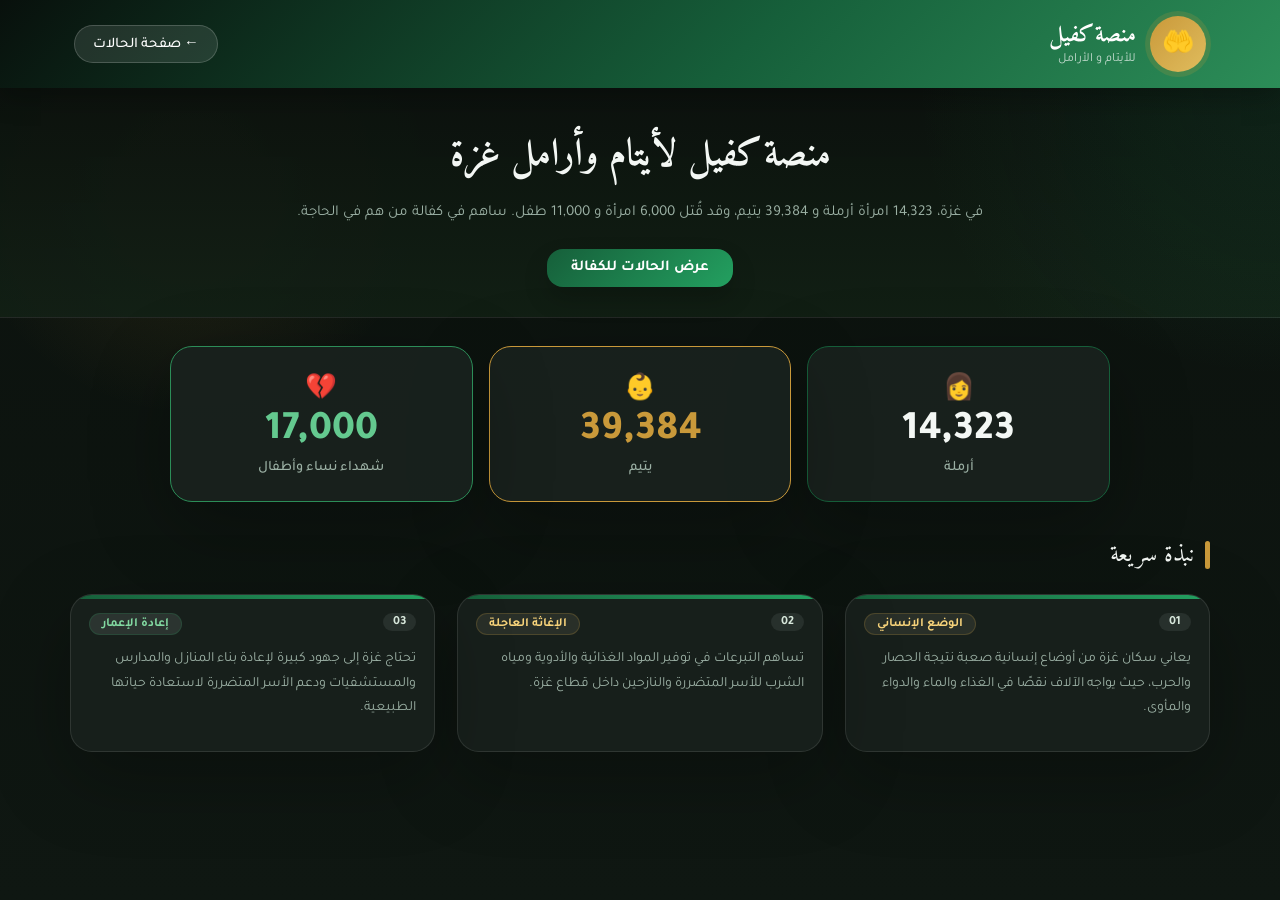
<file: index.html>
<!DOCTYPE html>
<html lang="ar" dir="rtl">
<head>
  <meta charset="UTF-8" />
  <meta name="viewport" content="width=device-width, initial-scale=1.0" />
  <title>منصة كفيل - الصفحة الرئيسية</title>
  <link href="https://fonts.googleapis.com/css2?family=Amiri:wght@400;700&family=Tajawal:wght@300;400;500;700;800&display=swap" rel="stylesheet" />
  <link rel="stylesheet" href="assets/css/home.css" />
</head>
<body>
  <header>
    <div class="header-inner">
      <div class="logo-area">
        <div class="logo-icon">🤲</div>
        <div class="logo-text">
          <h1>منصة كفيل</h1>
          <p>للأيتام و الأرامل</p>
        </div>
      </div>
      <a href="kafil.html" class="nav-home">
        ← صفحة الحالات
      </a>
    </div>
  </header>

  <div class="hero home-hero">
    <h2>منصة كفيل لأيتام وأرامل غزة</h2>
    <p>
      في غزة، 14,323 امرأة أرملة و 39,384 يتيم، وقد قُتل 6,000 امرأة و 11,000 طفل. ساهم في كفالة من هم في الحاجة.
    </p>
    <div class="hero-actions">
      <a class="whatsapp-btn home-primary" href="kafil.html">عرض الحالات للكفالة</a>
    </div>
  </div>

  <div class="stats-bar home-stats">
    <div class="stat-card total">
      <div class="stat-icon">👩</div>
      <div class="stat-number">14,323</div>
      <div class="stat-label">أرملة</div>
    </div>
    <div class="stat-card waiting">
      <div class="stat-icon">👶</div>
      <div class="stat-number">39,384</div>
      <div class="stat-label">يتيم</div>
    </div>
    <div class="stat-card done">
      <div class="stat-icon">💔</div>
      <div class="stat-number">17,000</div>
      <div class="stat-label">شهداء نساء وأطفال</div>
    </div>
  </div>

  <div class="main">
    <div class="section-title">نبذة سريعة</div>

    <div class="cards-grid intro-grid">
      <article class="case-card intro-card">
        <div class="card-header">
          <span class="card-id">01</span>
          <span class="card-status waiting">الوضع الإنساني</span>
        </div>
        <div class="card-body">
    
          <div class="card-desc">يعاني سكان غزة من أوضاع إنسانية صعبة نتيجة الحصار والحرب، حيث يواجه الآلاف نقصًا في الغذاء والماء والدواء والمأوى.</div>
        
        </div>
      </article>

      <article class="case-card intro-card">
        <div class="card-header">
          <span class="card-id">02</span>
           <span class="card-status waiting">الإغاثة العاجلة </span>
        </div>
        <div class="card-body">

          <div class="card-desc">تساهم التبرعات في توفير المواد الغذائية والأدوية ومياه الشرب للأسر المتضررة والنازحين داخل قطاع غزة.</div>
        
        </div>
      </article>

      <article class="case-card intro-card">
        <div class="card-header">
          <span class="card-id">03</span>
          <span class="card-status done">إعادة الإعمار</span>
        </div>
        <div class="card-body">
      
          <div class="card-desc">  تحتاج غزة إلى جهود كبيرة لإعادة بناء المنازل والمدارس والمستشفيات ودعم الأسر المتضررة لاستعادة حياتها الطبيعية.</div>
      
        </div>
      </article>
    </div>
  </div>
</body>
</html>
</file>
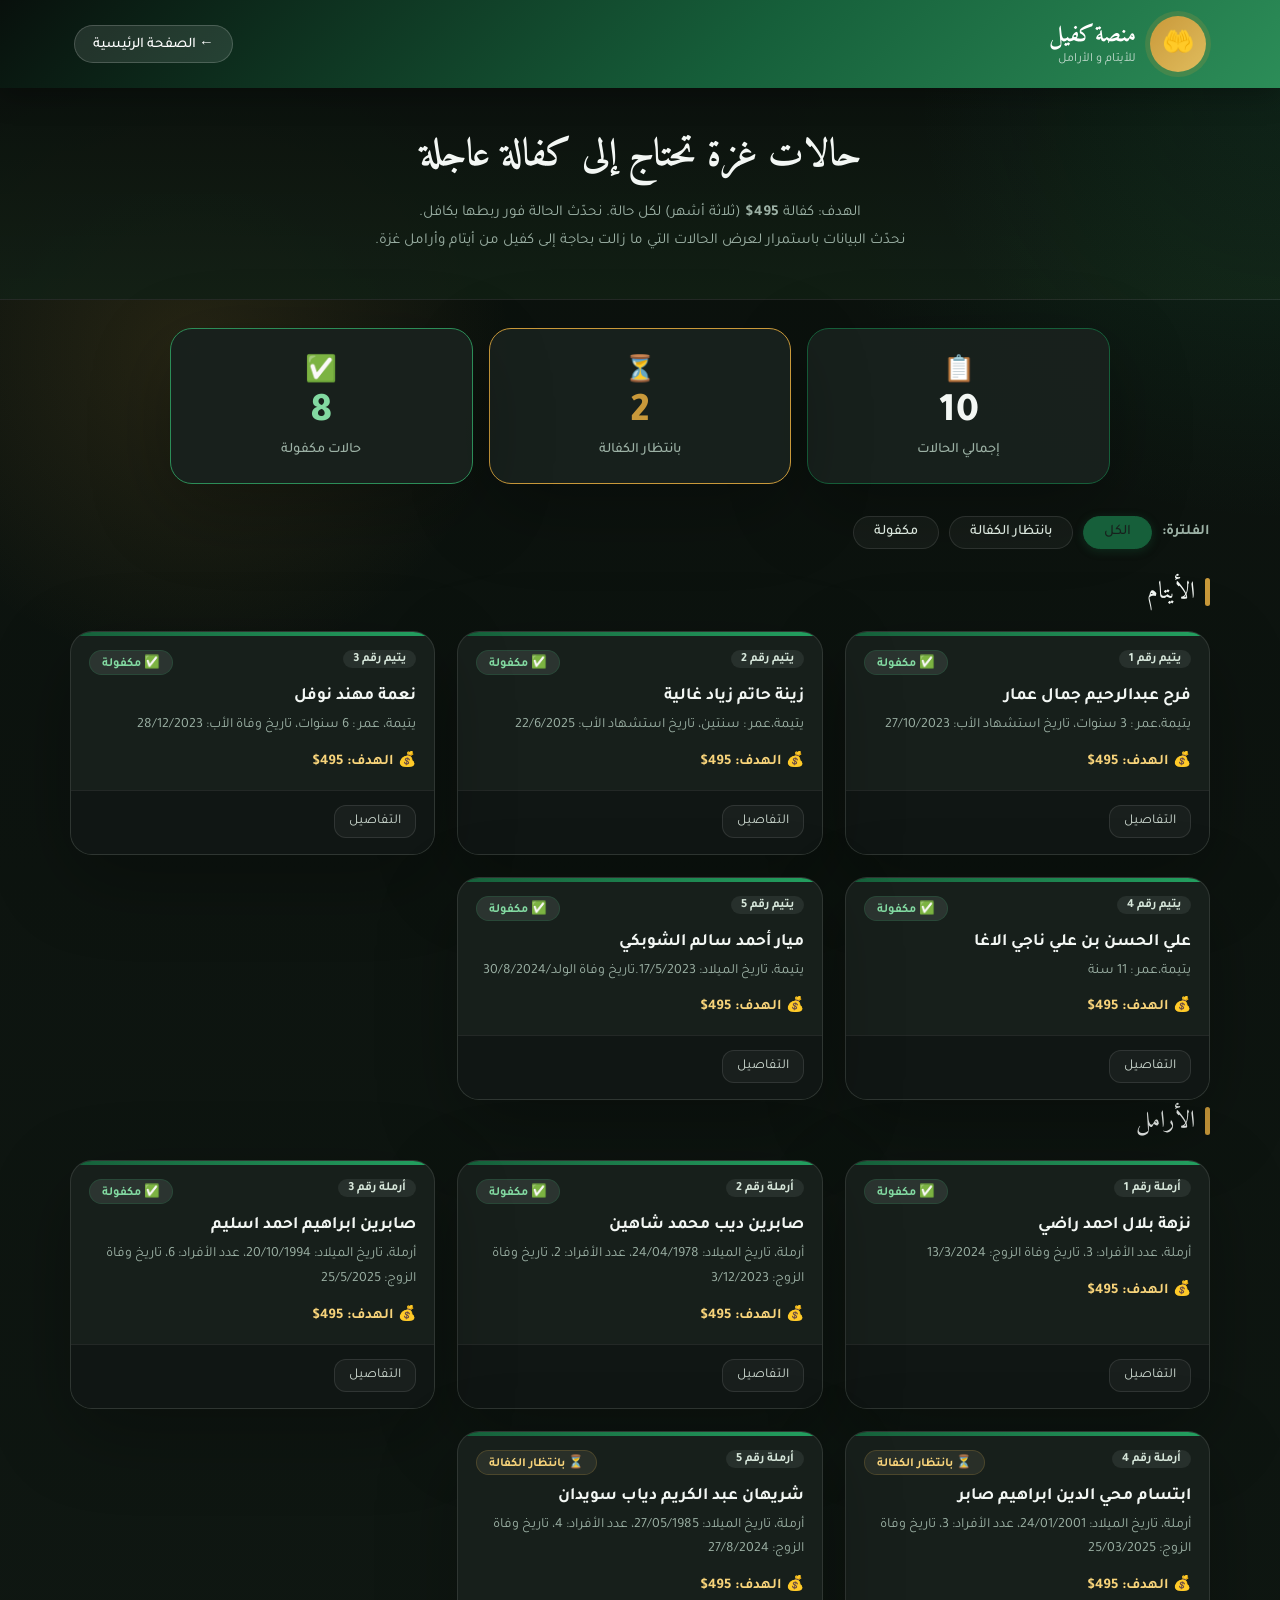
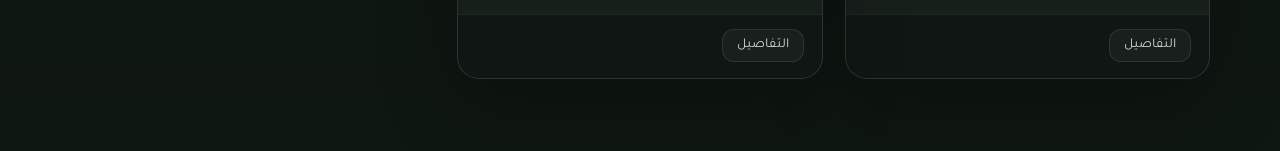
<file: kafil.html>
<!DOCTYPE html>
<html lang="ar" dir="rtl">
<head>
  <meta charset="UTF-8" />
  <meta name="viewport" content="width=device-width, initial-scale=1.0" />
  <title>منصة كفيل للأيتام و الأرامل</title>
  <link href="https://fonts.googleapis.com/css2?family=Amiri:wght@400;700&family=Tajawal:wght@300;400;500;700;800&display=swap" rel="stylesheet" />
  <link rel="stylesheet" href="assets/css/styles.css" />
</head>
<body>

<!-- ══ HEADER ══ -->
<header>
  <div class="header-inner">
    <div class="logo-area">
      <div class="logo-icon">🤲</div>
      <div class="logo-text">
        <h1>منصة كفيل</h1>
        <p>للأيتام و الأرامل</p>
      </div>
    </div>
    <a href="index.html" class="nav-home">
      ← الصفحة الرئيسية
    </a>
  </div>
</header>

<!-- ══ HERO ══ -->
<div class="hero">
  <h2>حالات غزة تحتاج إلى كفالة عاجلة</h2>
  <p>
    الهدف: كفالة <strong>495$</strong> (ثلاثة أشهر) لكل حالة. نحدّث الحالة فور ربطها بكافل.<br>
    نحدّث البيانات باستمرار لعرض الحالات التي ما زالت بحاجة إلى كفيل من أيتام وأرامل غزة.
  </p>

</div>

<!-- ══ STATS ══ -->
<div class="stats-bar">
  <div class="stat-card total">
    <div class="stat-icon">📋</div>
    <div class="stat-number" id="count-total">0</div>
    <div class="stat-label">إجمالي الحالات</div>
  </div>
  <div class="stat-card waiting">
    <div class="stat-icon">⏳</div>
    <div class="stat-number" id="count-waiting">0</div>
    <div class="stat-label">بانتظار الكفالة</div>
  </div>
  <div class="stat-card done">
    <div class="stat-icon">✅</div>
    <div class="stat-number" id="count-done">0</div>
    <div class="stat-label">حالات مكفولة</div>
  </div>
</div>

<!-- ══ MAIN ══ -->
<div class="main">
  <!-- Filter -->
  <div class="filter-bar">
    <span class="filter-label">الفلترة:</span>
    <button class="filter-btn active" data-filter="all">الكل</button>
    <button class="filter-btn" data-filter="waiting">بانتظار الكفالة</button>
    <button class="filter-btn" data-filter="done">مكفولة</button>
  </div>

  <!-- Orphans Section -->
  <div class="section-title">الأيتام</div>
  <div class="cards-grid" id="orphans-grid">
    <!-- Filled by JS -->
  </div>

  <!-- Widows Section -->
  <div class="section-title">الأرامل</div>
  <div class="cards-grid" id="widows-grid">
    <!-- Filled by JS -->
  </div>
</div>

<!-- ══ MODAL ══ -->
<div class="modal-overlay" id="modal-overlay" onclick="closeModal(event)">
  <div class="modal">
    <div class="modal-header">
      <h3 id="modal-title">تفاصيل الحالة</h3>
      <button class="modal-close" onclick="closeModalDirect()">✕</button>
    </div>
    <div class="modal-body" id="modal-body"></div>
  </div>
</div>

<script src="assets/js/data.js"></script>
<script src="assets/js/app.js"></script>
</body>
</html>
</file>
<file: assets/css/home.css>
:root {
  --green: #165f3a;
  --green-light: #23a060;
  --green-soft: #dff2e8;
  --green-pale: #eaf7ef;
  --gold: #c9993a;
  --gold-soft: #faefc8;
  --cream: #0f1712;
  --dark: #f3f7f4;
  --text: #dce8df;
  --muted: #9cb1a5;
  --border: rgba(255,255,255,0.10);
  --white: #18211d;
  --shadow: 0 24px 80px rgba(0, 0, 0, 0.28);
  --radius: 28px;
}

*, *::before, *::after { box-sizing: border-box; margin: 0; padding: 0; }

html, body {
  margin: 0;
  min-height: 100%;
}

body {
  font-family: 'Tajawal', sans-serif;
  direction: rtl;
  color: var(--text);
  background:
    radial-gradient(circle at top right, rgba(35,160,96,0.20), transparent 24%),
    radial-gradient(circle at 15% 20%, rgba(201,153,58,0.14), transparent 18%),
    linear-gradient(180deg, #0b110d 0%, var(--cream) 100%);
}

header {
  background: linear-gradient(135deg, #08100c 0%, var(--green) 58%, #2c8d58 100%);
  padding: 0;
  position: sticky;
  top: 0;
  z-index: 100;
  box-shadow: 0 8px 26px rgba(0,0,0,0.26);
}

.header-inner {
  max-width: 1180px;
  margin: auto;
  display: flex;
  align-items: center;
  justify-content: space-between;
  padding: 16px 24px;
  gap: 16px;
}

.logo-area {
  display: flex;
  align-items: center;
  gap: 14px;
}

.logo-icon {
  width: 56px;
  height: 56px;
  background: linear-gradient(135deg, var(--gold) 0%, #e0bc5d 100%);
  border-radius: 50%;
  display: flex;
  align-items: center;
  justify-content: center;
  font-size: 26px;
  box-shadow: 0 0 0 5px rgba(201,153,58,0.18);
}

.logo-text h1 {
  font-family: 'Amiri', serif;
  font-size: 1.45rem;
  color: #fff;
  line-height: 1.2;
}

.logo-text p {
  font-size: 0.78rem;
  color: rgba(255,255,255,0.72);
  margin-top: 2px;
}

.nav-home {
  display: flex;
  align-items: center;
  gap: 8px;
  color: #fff;
  text-decoration: none;
  font-size: 0.92rem;
  font-weight: 500;
  background: rgba(255,255,255,0.10);
  border: 1px solid rgba(255,255,255,0.18);
  padding: 8px 18px;
  border-radius: 30px;
  transition: background 0.2s, transform 0.2s;
}

.nav-home:hover { background: rgba(255,255,255,0.18); transform: translateY(-1px); }

.hero {
  background:
    radial-gradient(circle at top right, rgba(35,160,96,0.10), transparent 28%),
    linear-gradient(180deg, rgba(11,17,13,0.92), rgba(18,32,21,0.90));
  border-bottom: 1px solid var(--border);
  padding: 34px 24px 30px;
  text-align: center;
}

.hero h2 {
  font-family: 'Amiri', serif;
  font-size: clamp(1.8rem, 3vw, 2.4rem);
  color: #f3f7f4;
  margin-bottom: 10px;
}

.hero p {
  color: var(--muted);
  font-size: 0.95rem;
  max-width: 720px;
  margin: 0 auto 14px;
  line-height: 1.85;
}

.hero-actions {
  display: flex;
  flex-wrap: wrap;
  justify-content: center;
  gap: 14px;
  margin-top: 22px;
}

.whatsapp-btn {
  display: inline-flex;
  align-items: center;
  gap: 8px;
  text-decoration: none;
  padding: 10px 24px;
  border-radius: 16px;
  font-weight: 700;
  font-size: 0.95rem;
  box-shadow: 0 12px 24px rgba(0,0,0,0.18);
  transition: transform 0.15s, box-shadow 0.15s, background 0.15s;
}

.home-primary {
  background: linear-gradient(135deg, var(--green) 0%, var(--green-light) 100%);
  color: #fff;
}

.home-secondary {
  background: rgba(255,255,255,0.06);
  color: #fff;
  border: 1.5px solid rgba(255,255,255,0.12);
}

.whatsapp-btn:hover {
  transform: translateY(-2px);
  box-shadow: 0 16px 30px rgba(0,0,0,0.24);
}

.stats-bar {
  max-width: 980px;
  margin: 28px auto 0;
  display: grid;
  grid-template-columns: repeat(3, 1fr);
  gap: 16px;
  padding: 0 20px;
}

.stat-card {
  background: rgba(24,33,29,0.96);
  border-radius: 22px;
  padding: 24px 16px;
  text-align: center;
  box-shadow: var(--shadow);
  border-top: 4px solid transparent;
  transition: transform 0.2s;
  border: 1px solid var(--border);
}

.stat-card:hover { transform: translateY(-3px); }
.stat-card.total   { border-color: var(--green); }
.stat-card.waiting { border-color: var(--gold); }
.stat-card.done    { border-color: #2c8d58; }

.stat-number {
  font-size: 2.55rem;
  font-weight: 800;
  line-height: 1;
  color: #f3f7f4;
}

.stat-card.waiting .stat-number { color: var(--gold); }
.stat-card.done .stat-number { color: #64c98f; }

.stat-label {
  font-size: 0.9rem;
  color: var(--muted);
  margin-top: 6px;
  font-weight: 500;
}

.stat-icon { font-size: 1.6rem; margin-bottom: 6px; }

.main {
  max-width: 1180px;
  margin: 32px auto 72px;
  padding: 0 20px;
}

.section-title {
  font-family: 'Amiri', serif;
  font-size: 1.5rem;
  color: #f3f7f4;
  margin-bottom: 18px;
  display: flex;
  align-items: center;
  gap: 10px;
}

.section-title::before {
  content: '';
  display: inline-block;
  width: 5px;
  height: 28px;
  background: var(--gold);
  border-radius: 3px;
}

.cards-grid {
  display: grid;
  grid-template-columns: repeat(auto-fill, minmax(310px, 1fr));
  gap: 22px;
}

.case-card {
  background: rgba(24,33,29,0.96);
  border-radius: 22px;
  box-shadow: var(--shadow);
  overflow: hidden;
  border: 1px solid var(--border);
  transition: transform 0.2s, box-shadow 0.2s;
  display: flex;
  flex-direction: column;
  position: relative;
}

.case-card::before {
  content: '';
  position: absolute;
  inset-inline: 0;
  top: 0;
  height: 4px;
  background: linear-gradient(90deg, var(--green), var(--green-light));
}

.case-card:hover {
  transform: translateY(-4px);
  box-shadow: 0 16px 40px rgba(0,0,0,0.20);
}

.card-header {
  padding: 18px 18px 12px;
  display: flex;
  align-items: flex-start;
  justify-content: space-between;
  gap: 10px;
}

.card-id {
  font-size: 0.78rem;
  color: #d7e7db;
  background: rgba(223,242,232,0.08);
  padding: 2px 10px;
  border-radius: 20px;
  font-weight: 600;
}

.card-status {
  font-size: 0.78rem;
  padding: 3px 12px;
  border-radius: 20px;
  font-weight: 700;
}

.card-status.waiting {
  background: rgba(250,239,200,0.08);
  color: #f7d37a;
  border: 1px solid rgba(201,153,58,0.22);
}

.card-status.done {
  background: rgba(223,242,232,0.10);
  color: #82d9a1;
  border: 1px solid rgba(35,160,96,0.18);
}

.card-body { padding: 0 18px 18px; flex: 1; }

.card-name {
  font-size: 1.08rem;
  font-weight: 700;
  color: #f3f7f4;
  margin-bottom: 6px;
}

.card-desc {
  font-size: 0.88rem;
  color: var(--muted);
  line-height: 1.75;
  margin-bottom: 12px;
}

.card-amount {
  display: inline-flex;
  align-items: center;
  gap: 6px;
  font-size: 0.92rem;
  font-weight: 700;
  color: #f7d37a;
}

.card-footer {
  border-top: 1px solid rgba(255,255,255,0.08);
  padding: 14px 18px 16px;
  display: flex;
  justify-content: space-between;
  align-items: center;
  gap: 10px;
  background: rgba(16,22,19,0.86);
}

.card-footer .btn-contact,
.card-footer .btn-details {
  border-radius: 12px;
  padding: 8px 16px;
  font-size: 0.85rem;
}

.btn-contact {
  display: inline-flex;
  align-items: center;
  gap: 6px;
  background: #25d366;
  color: #fff;
  border: none;
  font-family: 'Tajawal', sans-serif;
  font-weight: 700;
  cursor: pointer;
  text-decoration: none;
  transition: background 0.2s;
}

.btn-contact:hover { background: #1da854; }

.btn-details {
  background: rgba(255,255,255,0.04);
  border: 1.5px solid rgba(255,255,255,0.10);
  color: #cdd9d0;
  font-family: 'Tajawal', sans-serif;
  cursor: pointer;
  transition: all 0.2s;
}

.btn-details:hover { border-color: var(--green-light); color: #fff; }

.home-stats .stat-number { color: #f3f7f4; }
.home-stats .stat-card.total .stat-number { color: #f3f7f4; }

.intro-grid .intro-card .card-desc { min-height: 72px; }

@media (max-width: 900px) {
  .header-inner { padding: 14px 18px; }
  .hero { padding: 28px 20px 26px; }
  .stats-bar { grid-template-columns: 1fr; }
  .cards-grid { grid-template-columns: 1fr; }
}

@media (max-width: 600px) {
  .header-inner { padding: 12px 16px; }
  .logo-text h1 { font-size: 1.1rem; }
  .card-footer { flex-direction: column; align-items: stretch; }
  .btn-contact, .btn-details { justify-content: center; }
}
</file>
<file: assets/css/styles.css>
:root {
  --green: #165f3a;
  --green-light: #23a060;
  --green-soft: #dff2e8;
  --green-pale: #eaf7ef;
  --gold: #c9993a;
  --gold-soft: #faefc8;
  --cream: #0f1712;
  --dark: #f3f7f4;
  --text: #dce8df;
  --muted: #9cb1a5;
  --border: rgba(255,255,255,0.10);
  --white: #18211d;
  --shadow: 0 24px 80px rgba(0, 0, 0, 0.28);
  --radius: 28px;
}

*, *::before, *::after { box-sizing: border-box; margin: 0; padding: 0; }

body {
  font-family: 'Tajawal', sans-serif;
  background:
    radial-gradient(circle at top right, rgba(35,160,96,0.20), transparent 24%),
    radial-gradient(circle at 15% 20%, rgba(201,153,58,0.14), transparent 18%),
    linear-gradient(180deg, #0b110d 0%, var(--cream) 100%);
  color: var(--text);
  min-height: 100vh;
  direction: rtl;
}

header {
  background: linear-gradient(135deg, #08100c 0%, var(--green) 58%, #2c8d58 100%);
  padding: 0;
  position: sticky;
  top: 0;
  z-index: 100;
  box-shadow: 0 8px 26px rgba(0,0,0,0.26);
}

.header-inner {
  max-width: 1180px;
  margin: auto;
  display: flex;
  align-items: center;
  justify-content: space-between;
  padding: 16px 24px;
  gap: 16px;
}

.logo-area {
  display: flex;
  align-items: center;
  gap: 14px;
}

.logo-icon {
  width: 56px;
  height: 56px;
  background: linear-gradient(135deg, var(--gold) 0%, #e0bc5d 100%);
  border-radius: 50%;
  display: flex;
  align-items: center;
  justify-content: center;
  font-size: 26px;
  box-shadow: 0 0 0 5px rgba(201,153,58,0.18);
}

.logo-text h1 {
  font-family: 'Amiri', serif;
  font-size: 1.45rem;
  color: #fff;
  line-height: 1.2;
}

.logo-text p {
  font-size: 0.78rem;
  color: rgba(255,255,255,0.72);
  margin-top: 2px;
}

.nav-home {
  display: flex;
  align-items: center;
  gap: 8px;
  color: #fff;
  text-decoration: none;
  font-size: 0.92rem;
  font-weight: 500;
  background: rgba(255,255,255,0.10);
  border: 1px solid rgba(255,255,255,0.18);
  padding: 8px 18px;
  border-radius: 30px;
  transition: background 0.2s, transform 0.2s;
}

.nav-home:hover { background: rgba(255,255,255,0.18); transform: translateY(-1px); }

.hero {
  background:
    radial-gradient(circle at top right, rgba(35,160,96,0.10), transparent 28%),
    linear-gradient(180deg, rgba(11,17,13,0.92), rgba(18,32,21,0.90));
  border-bottom: 1px solid var(--border);
  padding: 34px 24px 30px;
  text-align: center;
}

.hero h2 {
  font-family: 'Amiri', serif;
  font-size: clamp(1.8rem, 3vw, 2.4rem);
  color: #f3f7f4;
  margin-bottom: 10px;
}

.hero p {
  color: var(--muted);
  font-size: 0.95rem;
  max-width: 720px;
  margin: 0 auto 14px;
  line-height: 1.85;
}

.hero .whatsapp-btn {
  display: inline-flex;
  align-items: center;
  gap: 8px;
  background: #25d366;
  color: #fff;
  text-decoration: none;
  padding: 10px 24px;
  border-radius: 16px;
  font-weight: 700;
  font-size: 0.95rem;
  box-shadow: 0 12px 24px rgba(0,0,0,0.18);
  transition: transform 0.15s, box-shadow 0.15s;
}

.hero .whatsapp-btn:hover {
  transform: translateY(-2px);
  box-shadow: 0 16px 30px rgba(0,0,0,0.24);
}

.stats-bar {
  max-width: 980px;
  margin: 28px auto 0;
  display: grid;
  grid-template-columns: repeat(3, 1fr);
  gap: 16px;
  padding: 0 20px;
}

.stat-card {
  background: rgba(24,33,29,0.96);
  border-radius: 22px;
  padding: 24px 16px;
  text-align: center;
  box-shadow: var(--shadow);
  border-top: 4px solid transparent;
  transition: transform 0.2s;
  border: 1px solid var(--border);
}

.stat-card:hover { transform: translateY(-3px); }
.stat-card.total   { border-color: var(--green); }
.stat-card.waiting { border-color: var(--gold); }
.stat-card.done    { border-color: #2c8d58; }

.stat-number {
  font-size: 2.55rem;
  font-weight: 800;
  line-height: 1;
  color: #f3f7f4;
}

.stat-card.waiting .stat-number { color: var(--gold); }
.stat-card.done .stat-number { color: #82d9a1; }

.stat-label {
  font-size: 0.9rem;
  color: var(--muted);
  margin-top: 6px;
  font-weight: 500;
}

.stat-icon { font-size: 1.6rem; margin-bottom: 6px; }

.main {
  max-width: 1180px;
  margin: 32px auto 72px;
  padding: 0 20px;
}

.section-title {
  font-family: 'Amiri', serif;
  font-size: 1.5rem;
  color: #f3f7f4;
  margin-bottom: 18px;
  display: flex;
  align-items: center;
  gap: 10px;
}

.section-title::before {
  content: '';
  display: inline-block;
  width: 5px;
  height: 28px;
  background: var(--gold);
  border-radius: 3px;
}

.filter-bar {
  display: flex;
  align-items: center;
  gap: 10px;
  margin-bottom: 22px;
  flex-wrap: wrap;
}

.filter-label {
  font-size: 0.92rem;
  color: var(--muted);
  font-weight: 600;
}

.filter-btn {
  padding: 7px 20px;
  border-radius: 30px;
  border: 1.5px solid rgba(255,255,255,0.10);
  background: rgba(255,255,255,0.04);
  color: #dce8df;
  font-family: 'Tajawal', sans-serif;
  font-size: 0.9rem;
  cursor: pointer;
  transition: all 0.2s;
  font-weight: 500;
}

.filter-btn:hover { border-color: var(--green-light); color: #fff; }
.filter-btn.active {
  background: var(--green);
  color: var(--white);
  border-color: var(--green);
  box-shadow: 0 2px 10px rgba(26,122,74,0.25);
}

.cards-grid {
  display: grid;
  grid-template-columns: repeat(auto-fill, minmax(310px, 1fr));
  gap: 22px;
  min-height: 180px;
}

.case-card {
  background: rgba(24,33,29,0.96);
  border-radius: 22px;
  box-shadow: var(--shadow);
  overflow: hidden;
  border: 1px solid var(--border);
  transition: transform 0.2s, box-shadow 0.2s;
  display: flex;
  flex-direction: column;
  position: relative;
}

.case-card::before {
  content: '';
  position: absolute;
  inset-inline: 0;
  top: 0;
  height: 4px;
  background: linear-gradient(90deg, var(--green), var(--green-light));
}

.case-card:hover {
  transform: translateY(-4px);
  box-shadow: 0 16px 40px rgba(0,0,0,0.20);
}

.card-header {
  padding: 18px 18px 12px;
  display: flex;
  align-items: flex-start;
  justify-content: space-between;
  gap: 10px;
}

.card-id {
  font-size: 0.78rem;
  color: #d7e7db;
  background: rgba(223,242,232,0.08);
  padding: 2px 10px;
  border-radius: 20px;
  font-weight: 600;
}

.card-status {
  font-size: 0.78rem;
  padding: 3px 12px;
  border-radius: 20px;
  font-weight: 700;
}

.card-status.waiting {
  background: rgba(250,239,200,0.08);
  color: #f7d37a;
  border: 1px solid rgba(201,153,58,0.22);
}

.card-status.done {
  background: rgba(223,242,232,0.10);
  color: #82d9a1;
  border: 1px solid rgba(35,160,96,0.18);
}

.card-body { padding: 0 18px 18px; flex: 1; }

.card-name {
  font-size: 1.08rem;
  font-weight: 700;
  color: #f3f7f4;
  margin-bottom: 6px;
}

.card-desc {
  font-size: 0.88rem;
  color: var(--muted);
  line-height: 1.75;
  margin-bottom: 12px;
}

.card-amount {
  display: inline-flex;
  align-items: center;
  gap: 6px;
  font-size: 0.92rem;
  font-weight: 700;
  color: #f7d37a;
}

.card-footer {
  border-top: 1px solid rgba(255,255,255,0.08);
  padding: 14px 18px 16px;
  display: flex;
  justify-content: space-between;
  align-items: center;
  gap: 10px;
  background: rgba(16,22,19,0.86);
}

.btn-contact {
  display: inline-flex;
  align-items: center;
  gap: 6px;
  background: #25d366;
  color: #fff;
  border: none;
  padding: 8px 16px;
  border-radius: 12px;
  font-family: 'Tajawal', sans-serif;
  font-size: 0.85rem;
  font-weight: 700;
  cursor: pointer;
  text-decoration: none;
  transition: background 0.2s;
}

.btn-contact:hover { background: #1da854; }

.btn-details {
  background: rgba(255,255,255,0.04);
  border: 1.5px solid rgba(255,255,255,0.10);
  color: #cdd9d0;
  padding: 7px 14px;
  border-radius: 12px;
  font-family: 'Tajawal', sans-serif;
  font-size: 0.85rem;
  cursor: pointer;
  transition: all 0.2s;
}

.btn-details:hover { border-color: var(--green-light); color: #fff; }

.empty-state {
  grid-column: 1 / -1;
  text-align: center;
  padding: 60px 20px;
  color: var(--muted);
  background: rgba(24,33,29,0.96);
  border: 1px dashed rgba(255,255,255,0.12);
  border-radius: 22px;
}

.empty-state .empty-icon { font-size: 3rem; margin-bottom: 14px; }
.empty-state p { font-size: 1rem; }

.pagination {
  display: flex;
  justify-content: center;
  align-items: center;
  gap: 12px;
  margin-top: 38px;
}

.page-btn {
  padding: 9px 22px;
  border-radius: 12px;
  border: 1.5px solid rgba(255,255,255,0.10);
  background: rgba(255,255,255,0.04);
  font-family: 'Tajawal', sans-serif;
  font-size: 0.92rem;
  cursor: pointer;
  color: #dce8df;
  font-weight: 600;
  transition: all 0.2s;
}

.page-btn:hover:not(:disabled) { border-color: var(--green-light); color: #fff; }
.page-btn:disabled { opacity: 0.4; cursor: default; }

.page-info {
  font-size: 0.88rem;
  color: var(--muted);
}

.modal-overlay {
  display: none;
  position: fixed;
  inset: 0;
  background: rgba(0,0,0,0.58);
  z-index: 200;
  align-items: center;
  justify-content: center;
  padding: 20px;
}

.modal-overlay.open { display: flex; }

.modal {
  background: rgba(24,33,29,0.98);
  border-radius: 24px;
  max-width: 520px;
  width: 100%;
  max-height: 90vh;
  overflow-y: auto;
  box-shadow: 0 20px 60px rgba(0,0,0,0.35);
  animation: slideUp 0.25s ease;
  border: 1px solid var(--border);
}

@keyframes slideUp {
  from { transform: translateY(30px); opacity: 0; }
  to   { transform: translateY(0);    opacity: 1; }
}

.modal-header {
  display: flex;
  align-items: center;
  justify-content: space-between;
  padding: 20px 22px;
  border-bottom: 1px solid rgba(255,255,255,0.08);
  background: linear-gradient(180deg, rgba(255,255,255,0.04), rgba(255,255,255,0.00));
}

.modal-header h3 {
  font-family: 'Amiri', serif;
  font-size: 1.2rem;
  color: #f3f7f4;
}

.modal-close {
  background: none;
  border: none;
  font-size: 1.4rem;
  cursor: pointer;
  color: var(--muted);
  line-height: 1;
}

.modal-body { padding: 22px; }

.detail-row {
  display: flex;
  gap: 10px;
  margin-bottom: 14px;
  align-items: flex-start;
}

.detail-icon { font-size: 1.1rem; margin-top: 2px; }

.detail-text strong {
  display: block;
  font-size: 0.8rem;
  color: var(--muted);
  margin-bottom: 2px;
}

.detail-text span { font-size: 0.95rem; color: #f3f7f4; }

@media (max-width: 900px) {
  .header-inner { padding: 14px 18px; }
  .hero { padding: 28px 20px 26px; }
  .stats-bar { grid-template-columns: 1fr; }
  .cards-grid { grid-template-columns: 1fr; }
}

@media (max-width: 600px) {
  .header-inner { padding: 12px 16px; }
  .logo-text h1 { font-size: 1.1rem; }
  .card-footer { flex-direction: column; align-items: stretch; }
  .btn-contact, .btn-details { justify-content: center; }
}
</file>
